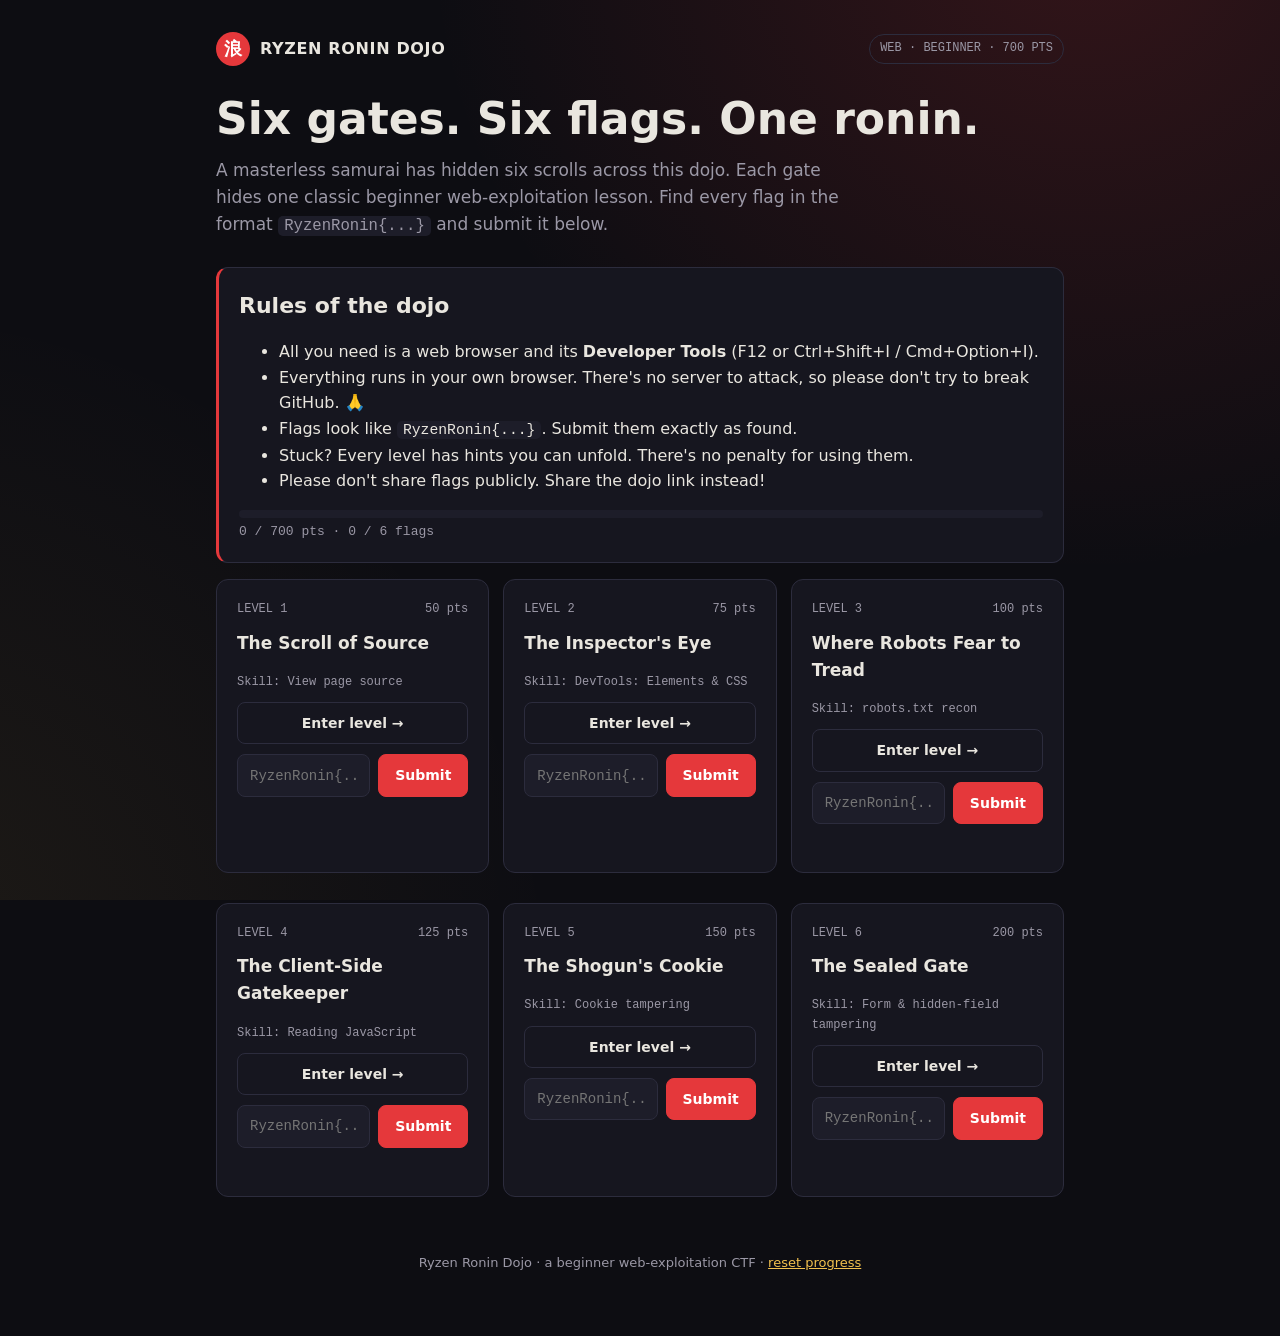
<file: index.html>
<!doctype html>
<html lang="en">
<head>
  <meta charset="utf-8">
  <meta name="viewport" content="width=device-width, initial-scale=1">
  <title>Ryzen Ronin Dojo</title>
  <meta name="description" content="A beginner-friendly web exploitation CTF. Six levels, six flags. Format: RyzenRonin{...}">
  <link rel="stylesheet" href="assets/style.css">
</head>
<body>
  <div class="wrap">
    <header class="top">
      <a class="brand" href="index.html"><span class="mon">浪</span> RYZEN RONIN DOJO</a>
      <span class="pill">WEB · BEGINNER · 700 PTS</span>
    </header>

    <h1>Six gates. Six flags. One ronin.</h1>
    <p class="lede">
      A masterless samurai has hidden six scrolls across this dojo. Each gate hides one classic
      beginner web-exploitation lesson. Find every flag in the format <code>RyzenRonin{...}</code> and submit it below.
    </p>

    <div class="card story">
      <h2>Rules of the dojo</h2>
      <ul>
        <li>All you need is a web browser and its <strong>Developer Tools</strong> (F12 or Ctrl+Shift+I / Cmd+Option+I).</li>
        <li>Everything runs in your own browser. There's no server to attack, so please don't try to break GitHub. 🙏</li>
        <li>Flags look like <code>RyzenRonin{...}</code>. Submit them exactly as found.</li>
        <li>Stuck? Every level has hints you can unfold. There's no penalty for using them.</li>
        <li>Please don't share flags publicly. Share the dojo link instead!</li>
      </ul>
      <div class="progress" aria-hidden="true"><span id="bar"></span></div>
      <div class="mono" id="score" style="font-size:13px;color:var(--muted)"></div>
    </div>

    <div id="complete" class="flagbox" hidden>
      🏯 All six gates are open. You are no longer a ronin. You are a Shogun of the Web. Screenshot this and flex.
    </div>

    <div id="levels" class="grid" style="margin-top:16px"></div>

    <footer>
      Ryzen Ronin Dojo · a beginner web-exploitation CTF ·
      <a href="#" onclick="resetProgress(); return false;">reset progress</a>
    </footer>
  </div>
  <script src="assets/checker.js"></script>
</body>
</html>
</file>
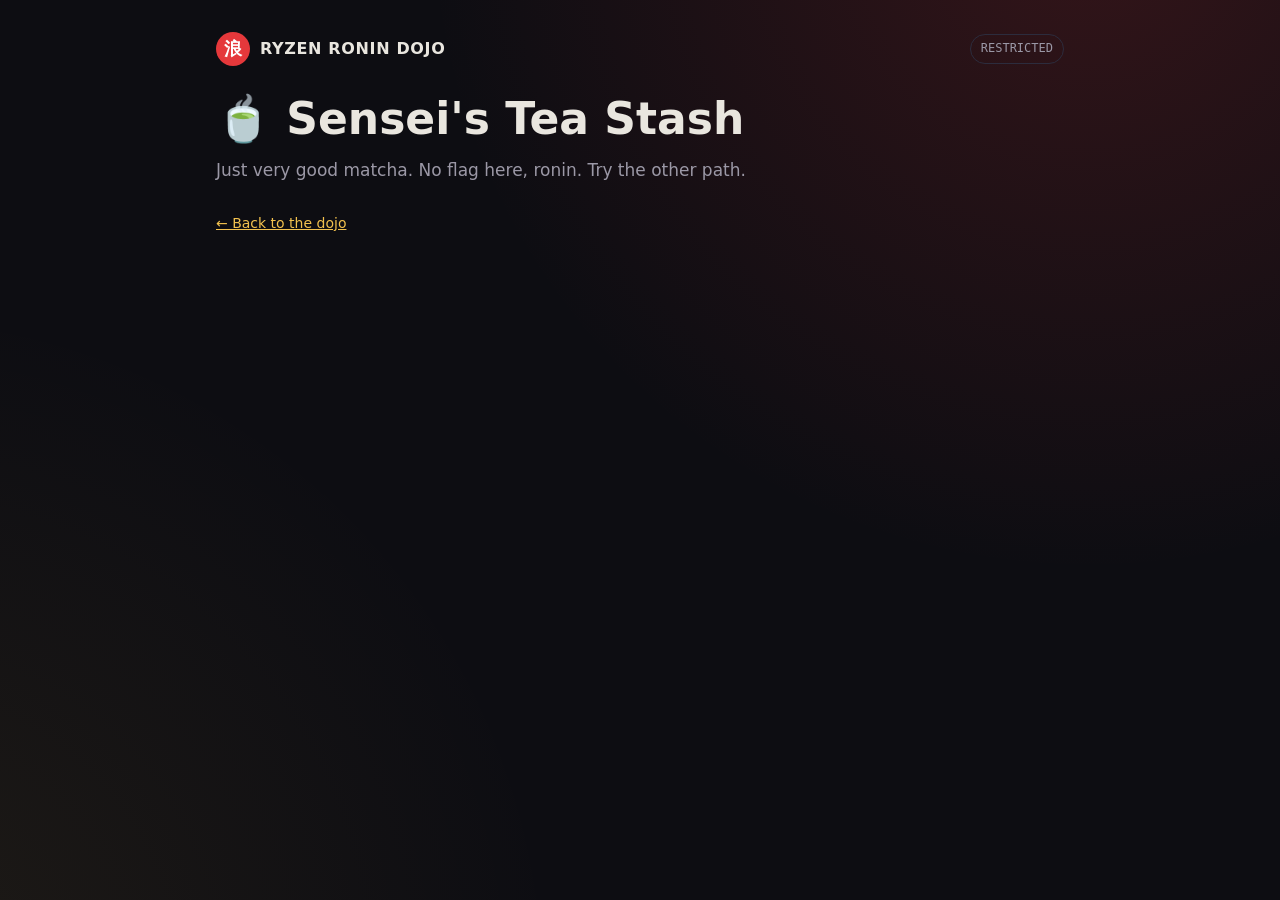
<file: sensei-tea-stash/index.html>
<!doctype html>
<html lang="en">
<head>
  <meta charset="utf-8">
  <meta name="viewport" content="width=device-width, initial-scale=1">
  <meta name="robots" content="noindex, nofollow">
  <title>Sensei's Tea Stash</title>
  <link rel="stylesheet" href="../assets/style.css">
</head>
<body>
  <div class="wrap">
    <header class="top">
      <a class="brand" href="../index.html"><span class="mon">浪</span> RYZEN RONIN DOJO</a>
      <span class="pill">RESTRICTED</span>
    </header>
    <h1>🍵 Sensei's Tea Stash</h1>
    <p class="lede">Just very good matcha. No flag here, ronin. Try the other path.</p>
    <p class="back"><a href="../index.html">← Back to the dojo</a></p>
  </div>
</body>
</html>
</file>
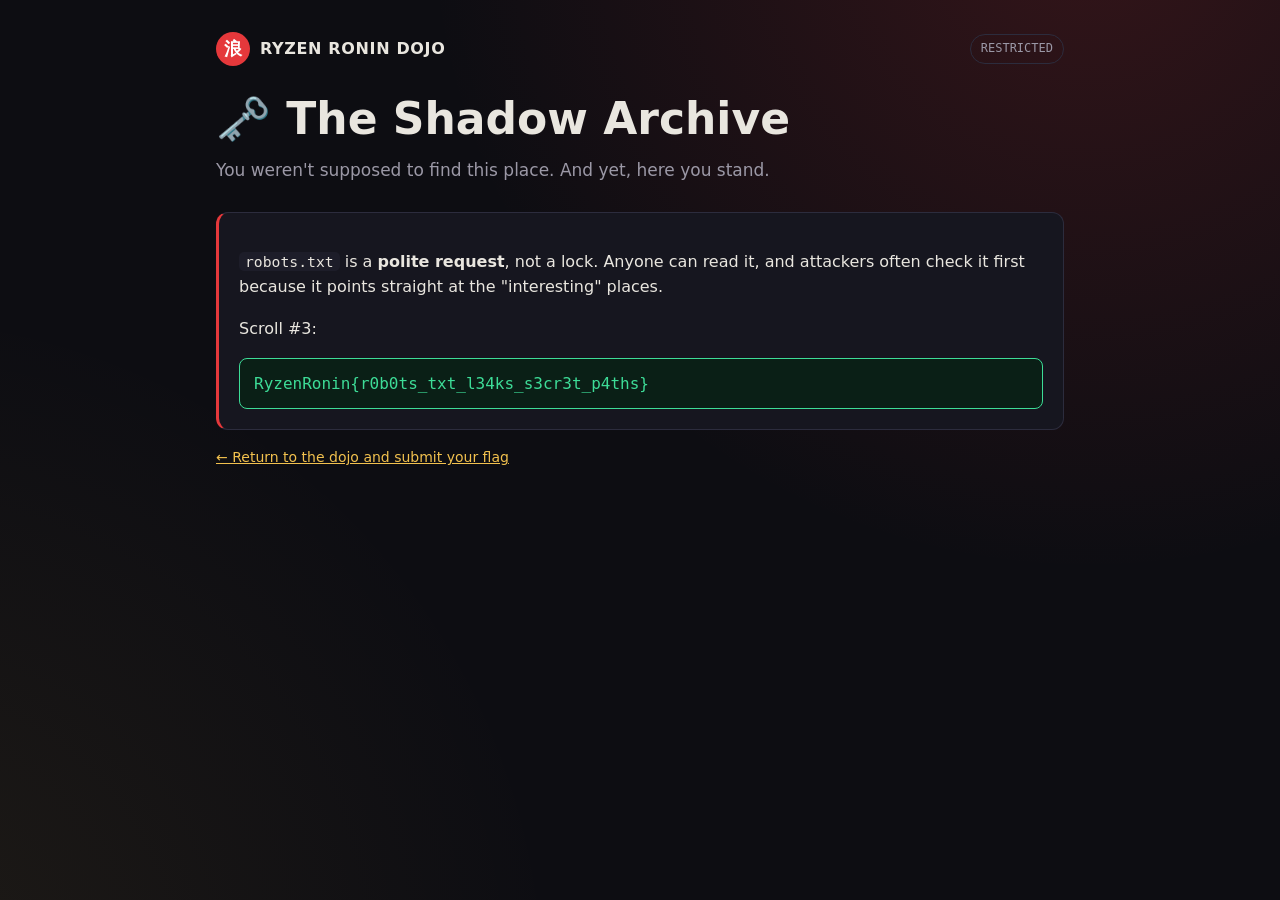
<file: shadow-archive/index.html>
<!doctype html>
<html lang="en">
<head>
  <meta charset="utf-8">
  <meta name="viewport" content="width=device-width, initial-scale=1">
  <meta name="robots" content="noindex, nofollow">
  <title>The Shadow Archive</title>
  <link rel="stylesheet" href="../assets/style.css">
</head>
<body>
  <div class="wrap">
    <header class="top">
      <a class="brand" href="../index.html"><span class="mon">浪</span> RYZEN RONIN DOJO</a>
      <span class="pill">RESTRICTED</span>
    </header>

    <h1>🗝️ The Shadow Archive</h1>
    <p class="lede">You weren't supposed to find this place. And yet, here you stand.</p>

    <div class="card story">
      <p>
        <code>robots.txt</code> is a <strong>polite request</strong>, not a lock. Anyone can read it,
        and attackers often check it first because it points straight at the "interesting" places.
      </p>
      <p>Scroll #3:</p>
      <div class="flagbox">RyzenRonin{r0b0ts_txt_l34ks_s3cr3t_p4ths}</div>
    </div>

    <p class="back"><a href="../index.html">← Return to the dojo and submit your flag</a></p>
  </div>
</body>
</html>
</file>
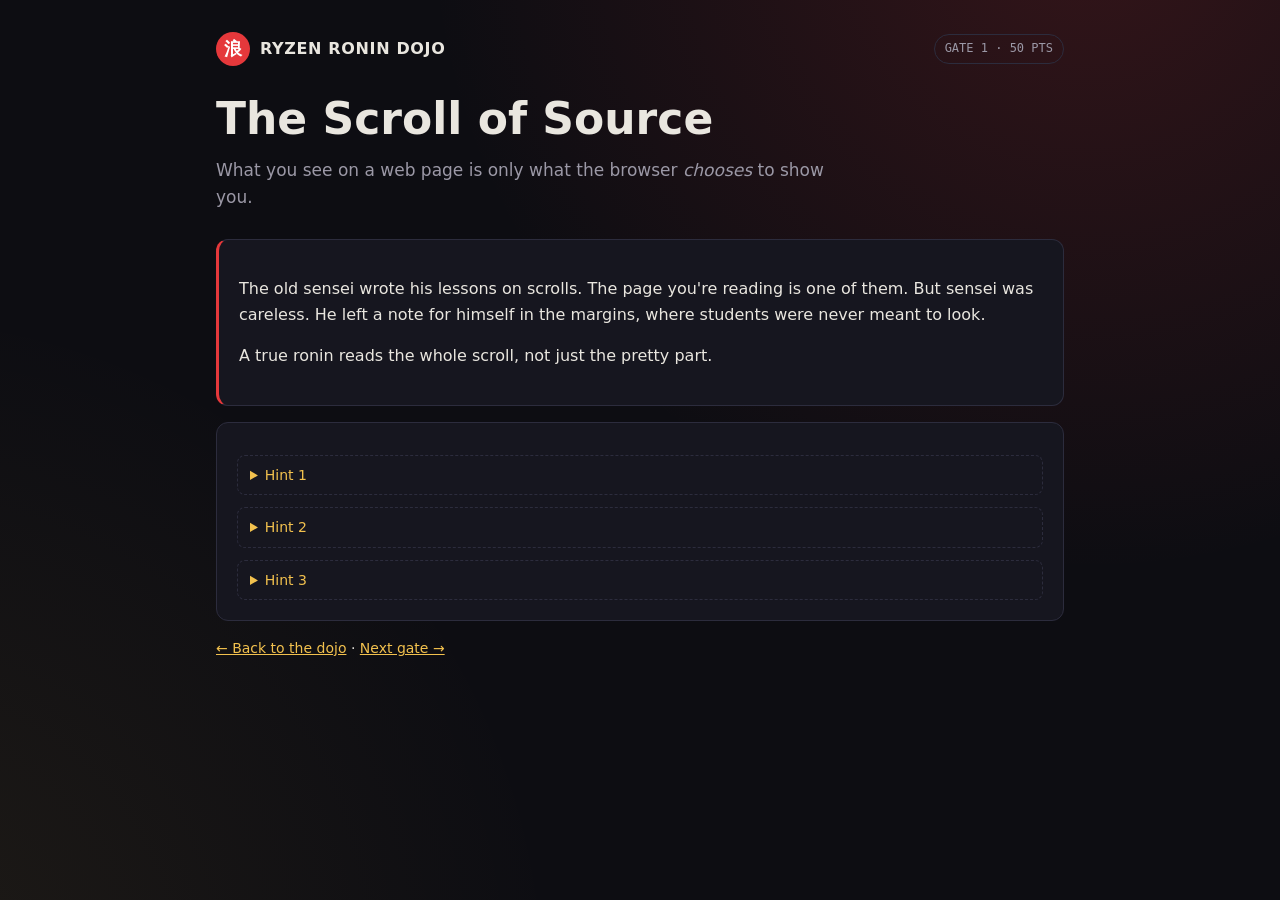
<file: levels/level1.html>
<!doctype html>
<html lang="en">
<head>
  <meta charset="utf-8">
  <meta name="viewport" content="width=device-width, initial-scale=1">
  <title>Gate 1 · Scroll of Source</title>
  <link rel="stylesheet" href="../assets/style.css">
</head>
<body>
  <div class="wrap">
    <header class="top">
      <a class="brand" href="../index.html"><span class="mon">浪</span> RYZEN RONIN DOJO</a>
      <span class="pill">GATE 1 · 50 PTS</span>
    </header>

    <h1>The Scroll of Source</h1>
    <p class="lede">What you see on a web page is only what the browser <em>chooses</em> to show you.</p>

    <div class="card story">
      <p>
        The old sensei wrote his lessons on scrolls. The page you're reading is one of them.
        But sensei was careless. He left a note for himself in the margins, where students
        were never meant to look.
      </p>
      <p>A true ronin reads the whole scroll, not just the pretty part.</p>
    </div>

    <!--
      Sensei's note to self: remember to delete this before the students arrive!
      Scroll #1: RyzenRonin{v13w_s0urc3_1s_th3_f1rst_st3p}
    -->

    <div class="card">
      <details class="hint"><summary>Hint 1</summary>
        <p>Browsers render HTML, but they don't show everything in it. Some parts are only notes for developers.</p>
      </details>
      <details class="hint"><summary>Hint 2</summary>
        <p>Right-click the page and choose <strong>View Page Source</strong>, or press <code>Ctrl+U</code> (<code>Cmd+Option+U</code> on Mac).</p>
      </details>
      <details class="hint"><summary>Hint 3</summary>
        <p>HTML comments look like <code>&lt;!-- like this --&gt;</code>. Search the source for them.</p>
      </details>
    </div>

    <p class="back"><a href="../index.html">← Back to the dojo</a> · <a href="level2.html">Next gate →</a></p>
  </div>
</body>
</html>
</file>
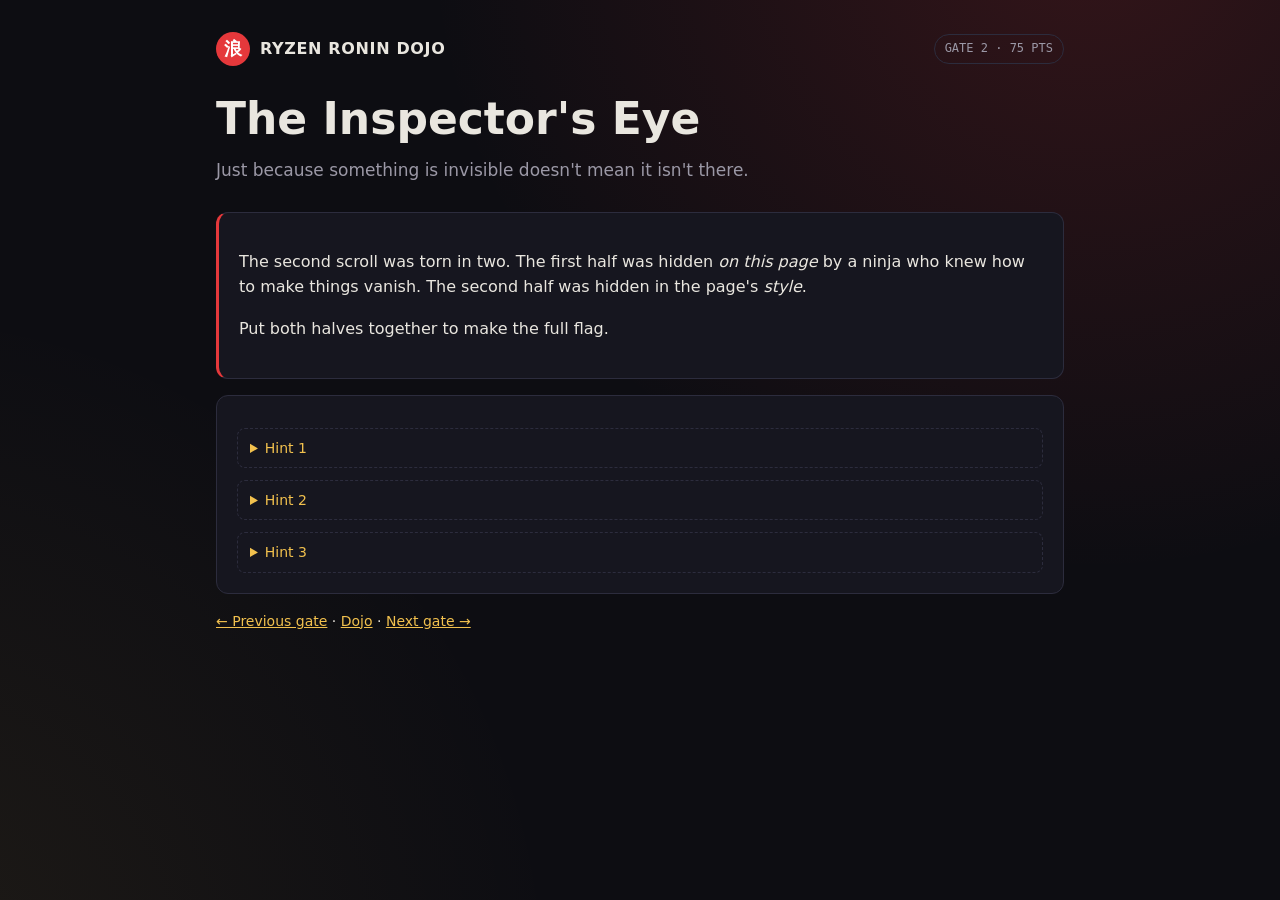
<file: levels/level2.html>
<!doctype html>
<html lang="en">
<head>
  <meta charset="utf-8">
  <meta name="viewport" content="width=device-width, initial-scale=1">
  <title>Gate 2 · Inspector's Eye</title>
  <link rel="stylesheet" href="../assets/style.css">
  <link rel="stylesheet" href="level2.css">
</head>
<body>
  <div class="wrap">
    <header class="top">
      <a class="brand" href="../index.html"><span class="mon">浪</span> RYZEN RONIN DOJO</a>
      <span class="pill">GATE 2 · 75 PTS</span>
    </header>

    <h1>The Inspector's Eye</h1>
    <p class="lede">Just because something is invisible doesn't mean it isn't there.</p>

    <div class="card story">
      <p>
        The second scroll was torn in two. The first half was hidden <em>on this page</em>
        by a ninja who knew how to make things vanish. The second half was hidden in the
        page's <em>style</em>.
      </p>
      <p>Put both halves together to make the full flag.</p>
      <p class="ninja-scroll" aria-hidden="true">First half of scroll #2: <span class="mono">RyzenRonin{1nsp3ct_3</span></p>
      <p class="decoy" hidden>Nice try, but this is a decoy: RyzenRonin{n0t_th1s_0n3}</p>
    </div>

    <div class="card">
      <details class="hint"><summary>Hint 1</summary>
        <p>Open Developer Tools (<code>F12</code>) and look at the <strong>Elements</strong> (Chrome/Edge) or <strong>Inspector</strong> (Firefox) tab. CSS can hide elements that are still in the HTML.</p>
      </details>
      <details class="hint"><summary>Hint 2</summary>
        <p>This page loads more than one stylesheet. Check the <code>&lt;head&gt;</code>, then open the <strong>Sources</strong> / <strong>Style Editor</strong> tab, or just open the stylesheet URL directly.</p>
      </details>
      <details class="hint"><summary>Hint 3</summary>
        <p>Developers leave comments in CSS too: <code>/* like this */</code>. Watch out for decoys, since only one first half matches the story.</p>
      </details>
    </div>

    <p class="back"><a href="level1.html">← Previous gate</a> · <a href="../index.html">Dojo</a> · <a href="level3.html">Next gate →</a></p>
  </div>
</body>
</html>
</file>
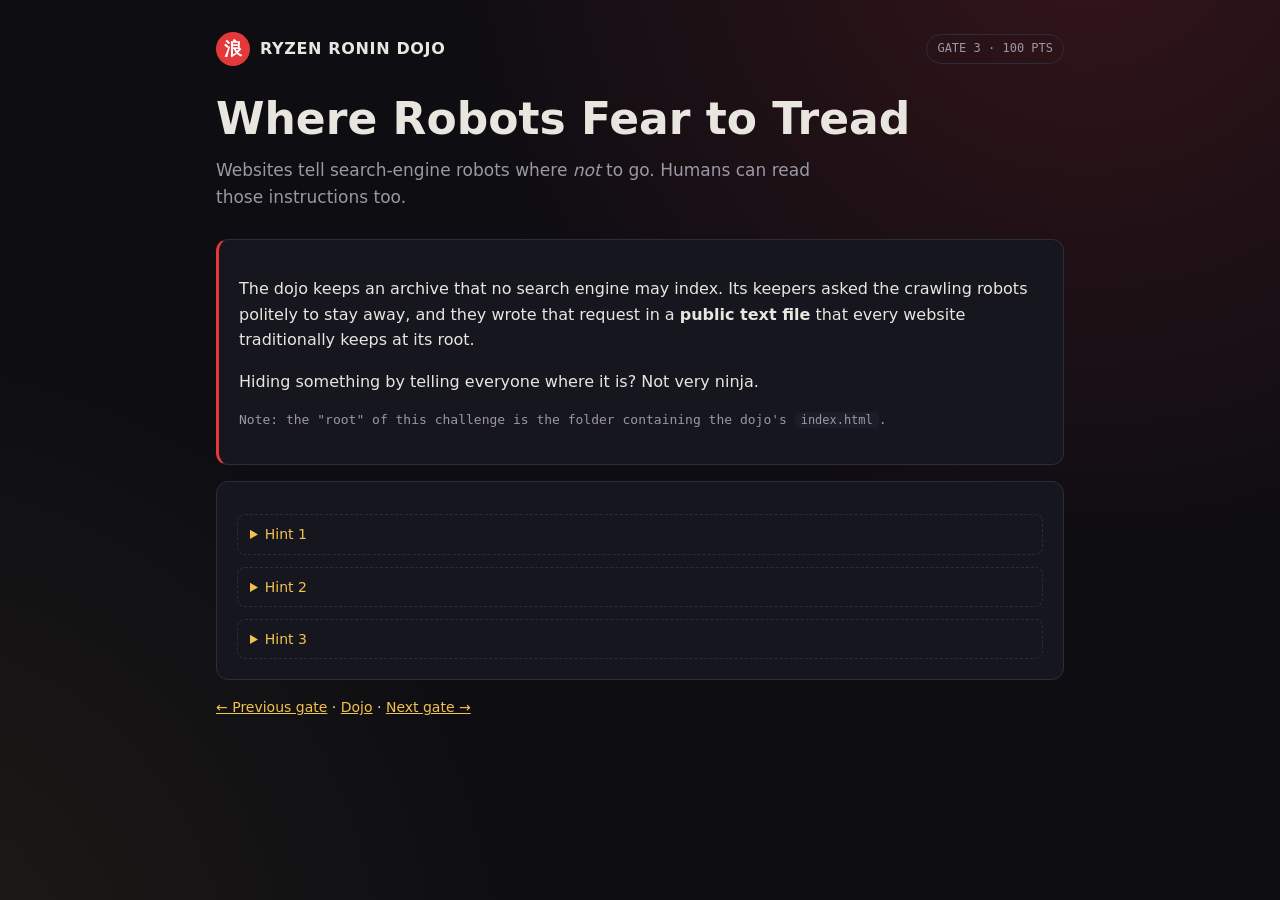
<file: levels/level3.html>
<!doctype html>
<html lang="en">
<head>
  <meta charset="utf-8">
  <meta name="viewport" content="width=device-width, initial-scale=1">
  <title>Gate 3 · Where Robots Fear</title>
  <link rel="stylesheet" href="../assets/style.css">
</head>
<body>
  <div class="wrap">
    <header class="top">
      <a class="brand" href="../index.html"><span class="mon">浪</span> RYZEN RONIN DOJO</a>
      <span class="pill">GATE 3 · 100 PTS</span>
    </header>

    <h1>Where Robots Fear to Tread</h1>
    <p class="lede">Websites tell search-engine robots where <em>not</em> to go. Humans can read those instructions too.</p>

    <div class="card story">
      <p>
        The dojo keeps an archive that no search engine may index. Its keepers asked the
        crawling robots politely to stay away, and they wrote that request in a
        <strong>public text file</strong> that every website traditionally keeps at its root.
      </p>
      <p>Hiding something by telling everyone where it is? Not very ninja.</p>
      <p class="mono" style="font-size:13px;color:var(--muted)">
        Note: the "root" of this challenge is the folder containing the dojo's <code>index.html</code>.
      </p>
    </div>

    <div class="card">
      <details class="hint"><summary>Hint 1</summary>
        <p>The file is part of the "Robots Exclusion Protocol". Its name is <code>robots.txt</code>.</p>
      </details>
      <details class="hint"><summary>Hint 2</summary>
        <p>Go back to the dojo's main page and replace <code>index.html</code> in the address bar with <code>robots.txt</code> (or just add <code>robots.txt</code> after the final <code>/</code>).</p>
      </details>
      <details class="hint"><summary>Hint 3</summary>
        <p>Look at the <code>Disallow:</code> lines. Visit that path relative to the dojo root.</p>
      </details>
    </div>

    <p class="back"><a href="level2.html">← Previous gate</a> · <a href="../index.html">Dojo</a> · <a href="level4.html">Next gate →</a></p>
  </div>
</body>
</html>
</file>
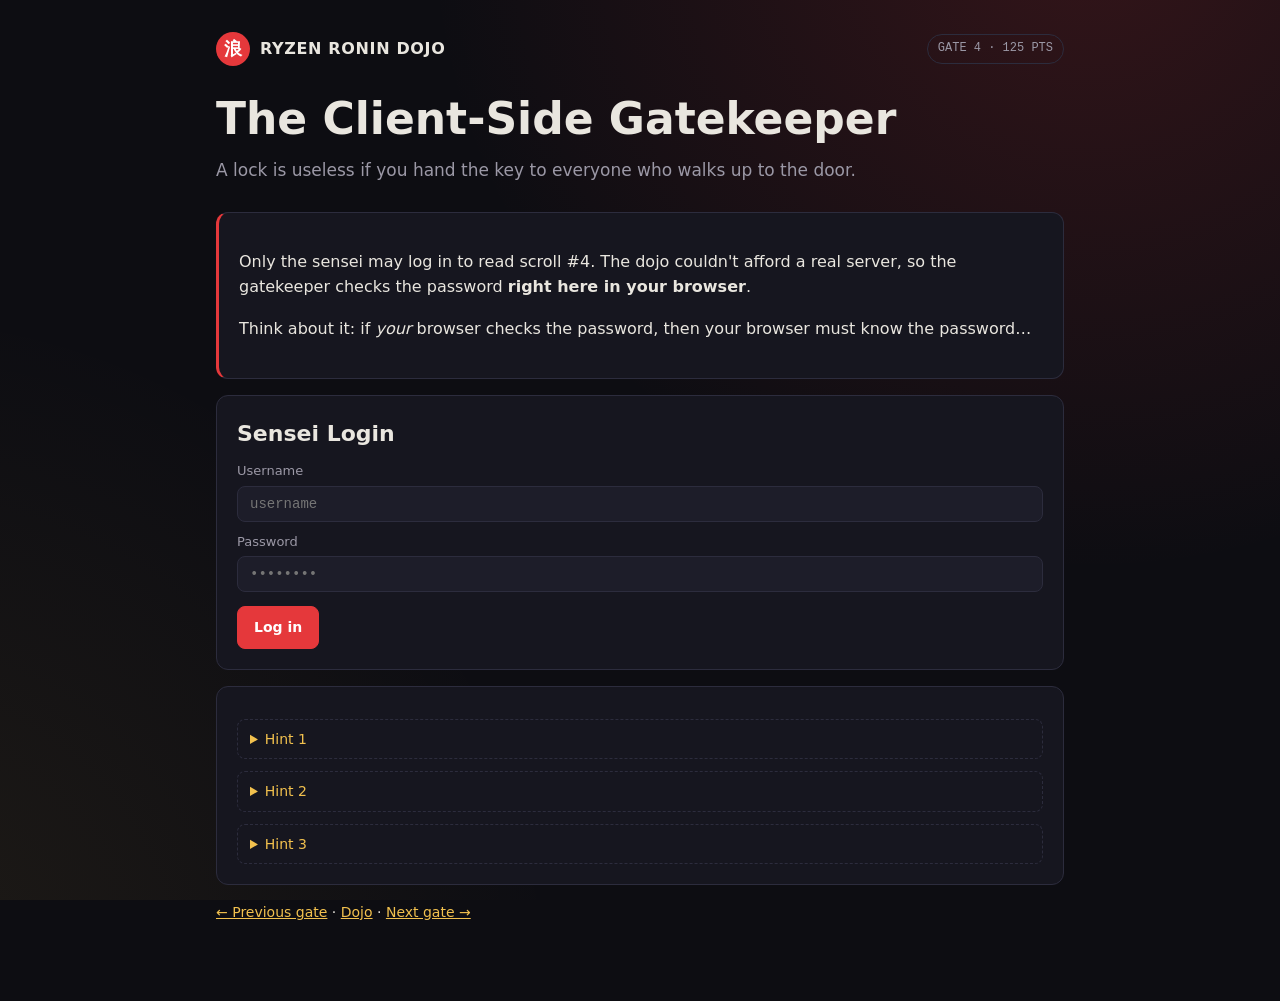
<file: levels/level4.html>
<!doctype html>
<html lang="en">
<head>
  <meta charset="utf-8">
  <meta name="viewport" content="width=device-width, initial-scale=1">
  <title>Gate 4 · Client-Side Gatekeeper</title>
  <link rel="stylesheet" href="../assets/style.css">
  <script src="gatekeeper.js"></script>
</head>
<body>
  <div class="wrap">
    <header class="top">
      <a class="brand" href="../index.html"><span class="mon">浪</span> RYZEN RONIN DOJO</a>
      <span class="pill">GATE 4 · 125 PTS</span>
    </header>

    <h1>The Client-Side Gatekeeper</h1>
    <p class="lede">A lock is useless if you hand the key to everyone who walks up to the door.</p>

    <div class="card story">
      <p>
        Only the sensei may log in to read scroll #4. The dojo couldn't afford a real server,
        so the gatekeeper checks the password <strong>right here in your browser</strong>.
      </p>
      <p>Think about it: if <em>your</em> browser checks the password, then your browser must know the password…</p>
    </div>

    <div class="card">
      <h2>Sensei Login</h2>
      <form id="login" autocomplete="off">
        <label for="user">Username</label>
        <input type="text" id="user" placeholder="username">
        <label for="pass">Password</label>
        <input type="password" id="pass" placeholder="••••••••">
        <div style="margin-top:14px"><button class="btn" type="submit">Log in</button></div>
      </form>
      <div id="result" hidden></div>
    </div>

    <div class="card">
      <details class="hint"><summary>Hint 1</summary>
        <p>View the page source. Where does the login logic come from? Look for a <code>&lt;script src=...&gt;</code> tag and open that file.</p>
      </details>
      <details class="hint"><summary>Hint 2</summary>
        <p>The password isn't encrypted, only <strong>encoded</strong>. That string of letters and numbers is <strong>Base64</strong>. The code even uses <code>btoa()</code>, which is JavaScript's Base64 encoder.</p>
      </details>
      <details class="hint"><summary>Hint 3</summary>
        <p>Open the DevTools <strong>Console</strong> and run <code>atob("the_encoded_string")</code> to decode it. Or use CyberChef's "From Base64" recipe.</p>
      </details>
    </div>

    <p class="back"><a href="level3.html">← Previous gate</a> · <a href="../index.html">Dojo</a> · <a href="level5.html">Next gate →</a></p>
  </div>
</body>
</html>
</file>
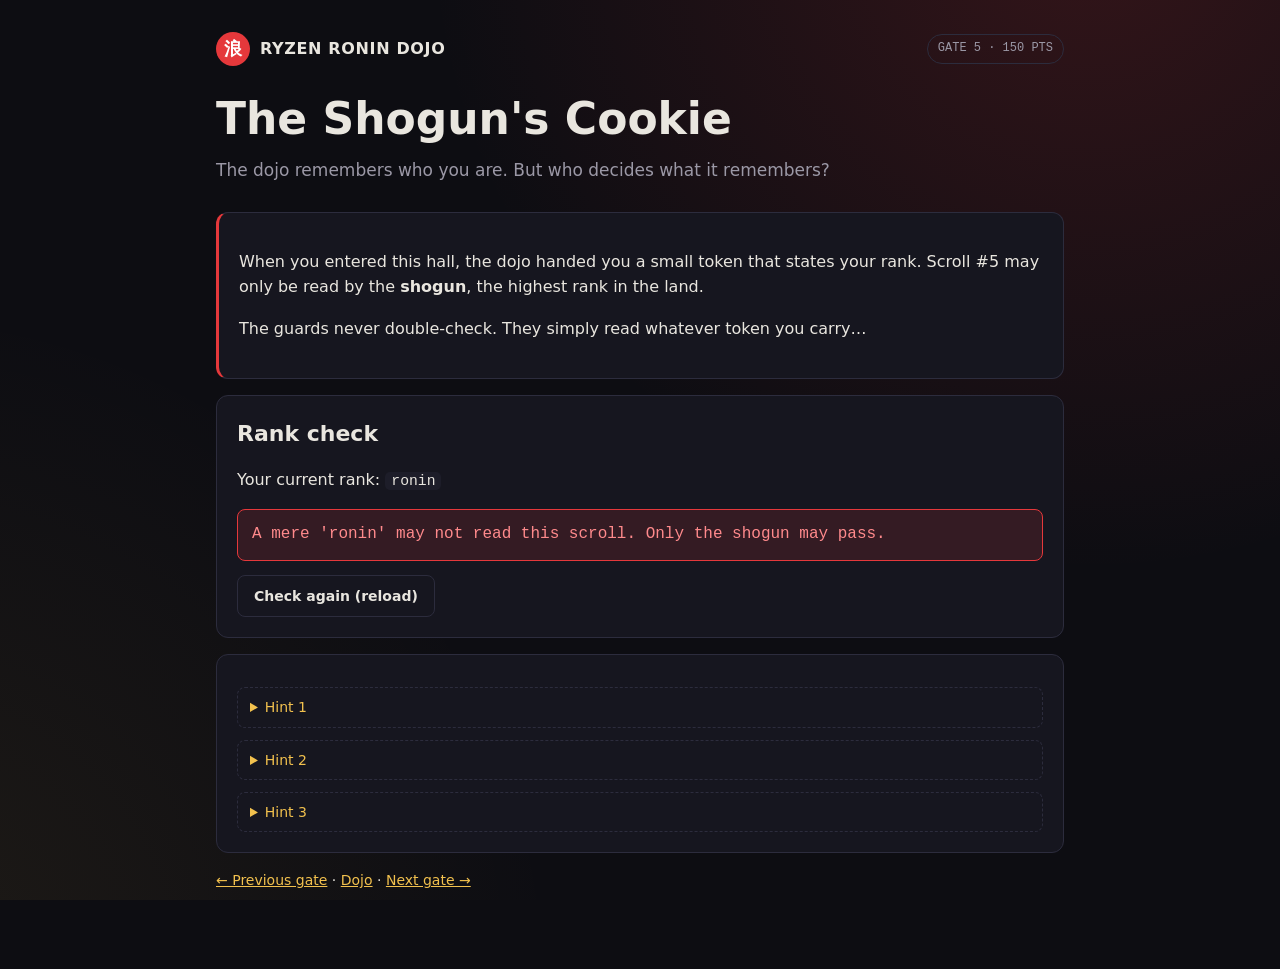
<file: levels/level5.html>
<!doctype html>
<html lang="en">
<head>
  <meta charset="utf-8">
  <meta name="viewport" content="width=device-width, initial-scale=1">
  <title>Gate 5 · The Shogun's Cookie</title>
  <link rel="stylesheet" href="../assets/style.css">
</head>
<body>
  <div class="wrap">
    <header class="top">
      <a class="brand" href="../index.html"><span class="mon">浪</span> RYZEN RONIN DOJO</a>
      <span class="pill">GATE 5 · 150 PTS</span>
    </header>

    <h1>The Shogun's Cookie</h1>
    <p class="lede">The dojo remembers who you are. But who decides what it remembers?</p>

    <div class="card story">
      <p>
        When you entered this hall, the dojo handed you a small token that states your rank.
        Scroll #5 may only be read by the <strong>shogun</strong>, the highest rank in the land.
      </p>
      <p>The guards never double-check. They simply read whatever token you carry…</p>
    </div>

    <div class="card">
      <h2>Rank check</h2>
      <p>Your current rank: <code id="rank">…</code></p>
      <div id="result" hidden></div>
      <div style="margin-top:14px"><button class="btn ghost" onclick="location.reload()">Check again (reload)</button></div>
    </div>

    <div class="card">
      <details class="hint"><summary>Hint 1</summary>
        <p>The "token" is a <strong>cookie</strong>. Cookies are stored in <em>your</em> browser, which means you can read and change them.</p>
      </details>
      <details class="hint"><summary>Hint 2</summary>
        <p>DevTools → <strong>Application</strong> tab → Storage → <strong>Cookies</strong> (Chrome/Edge), or <strong>Storage</strong> tab → Cookies (Firefox). Double-click a value to edit it.</p>
      </details>
      <details class="hint"><summary>Hint 3</summary>
        <p>Change your rank cookie's value to <code>shogun</code>, then reload. Console alternative: <code>document.cookie = "dojo_rank=shogun"</code></p>
      </details>
    </div>

    <p class="back"><a href="level4.html">← Previous gate</a> · <a href="../index.html">Dojo</a> · <a href="level6.html">Next gate →</a></p>
  </div>

  <script>
    // Rank system — "the server said so" (there is no server)
    const SCROLL_FIVE = [33, 17, 21, 2, 27, 60, 28, 6, 6, 9, 14, 13, 67, 88, 4, 86, 70, 29, 44, 92,
      29, 84, 42, 27, 0, 91, 29, 56, 22, 94, 29, 28, 29, 87, 25, 2, 64, 12, 18];

    function getCookie(name) {
      const match = document.cookie.split("; ").find(c => c.startsWith(name + "="));
      return match ? decodeURIComponent(match.split("=")[1]) : null;
    }

    let rank = getCookie("dojo_rank");
    if (!rank) {
      document.cookie = "dojo_rank=ronin; SameSite=Lax";
      rank = "ronin";
    }

    document.getElementById("rank").textContent = rank;
    const out = document.getElementById("result");
    out.hidden = false;

    if (rank.trim().toLowerCase() === "shogun") {
      const key = "shogun";
      out.className = "flagbox";
      out.textContent = "Bow, Shogun. Scroll #5: " +
        SCROLL_FIVE.map((b, i) => String.fromCharCode(b ^ key.charCodeAt(i % key.length))).join("");
    } else {
      out.className = "denied";
      out.textContent = "A mere '" + rank + "' may not read this scroll. Only the shogun may pass.";
    }
  </script>
</body>
</html>
</file>
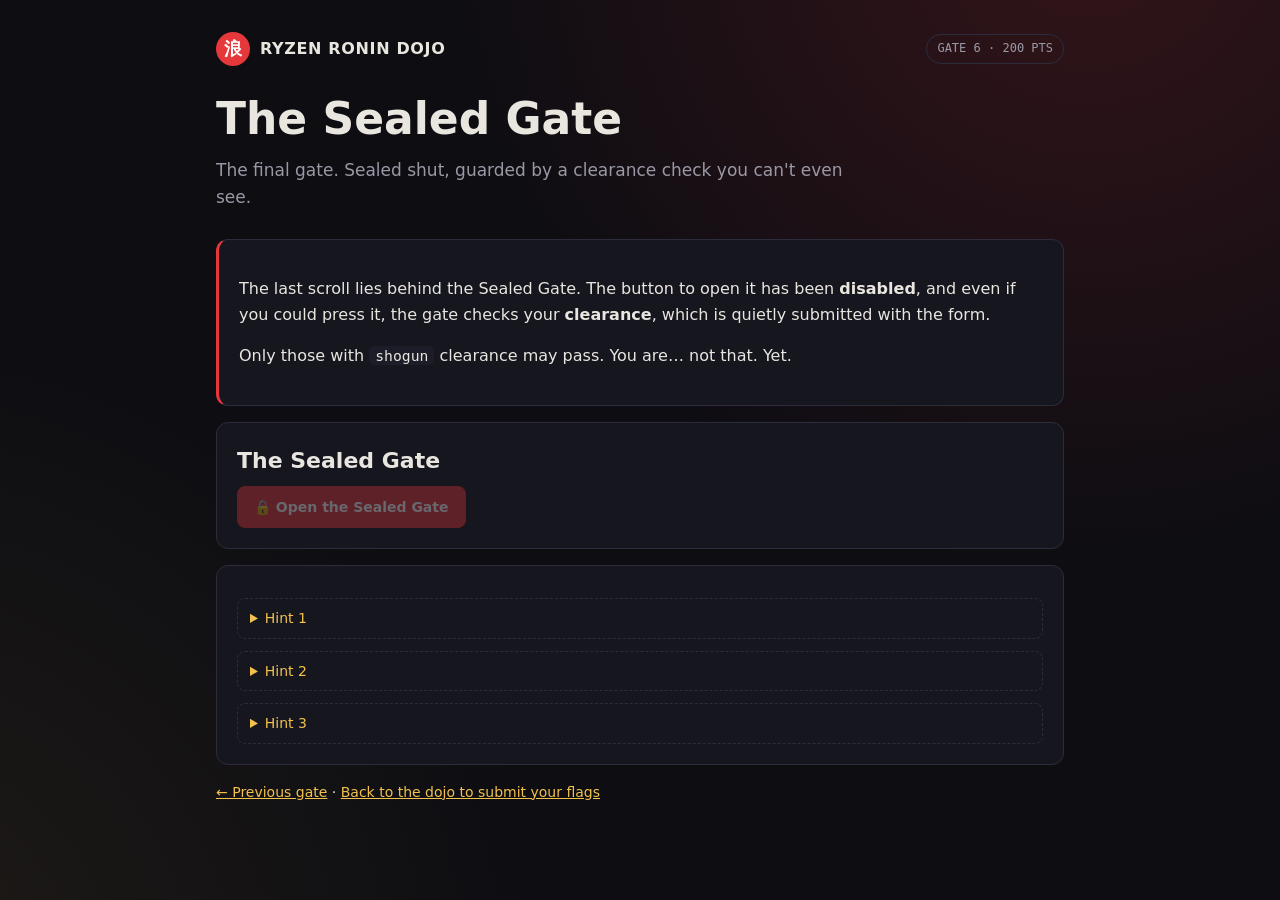
<file: levels/level6.html>
<!doctype html>
<html lang="en">
<head>
  <meta charset="utf-8">
  <meta name="viewport" content="width=device-width, initial-scale=1">
  <title>Gate 6 · The Sealed Gate</title>
  <link rel="stylesheet" href="../assets/style.css">
</head>
<body>
  <div class="wrap">
    <header class="top">
      <a class="brand" href="../index.html"><span class="mon">浪</span> RYZEN RONIN DOJO</a>
      <span class="pill">GATE 6 · 200 PTS</span>
    </header>

    <h1>The Sealed Gate</h1>
    <p class="lede">The final gate. Sealed shut, guarded by a clearance check you can't even see.</p>

    <div class="card story">
      <p>
        The last scroll lies behind the Sealed Gate. The button to open it has been
        <strong>disabled</strong>, and even if you could press it, the gate checks your
        <strong>clearance</strong>, which is quietly submitted with the form.
      </p>
      <p>Only those with <code>shogun</code> clearance may pass. You are… not that. Yet.</p>
    </div>

    <div class="card">
      <h2>The Sealed Gate</h2>
      <form id="gate">
        <input type="hidden" name="clearance" id="clearance" value="apprentice">
        <button class="btn" id="open" type="submit" disabled>🔒 Open the Sealed Gate</button>
      </form>
      <div id="result" hidden></div>
    </div>

    <div class="card">
      <details class="hint"><summary>Hint 1</summary>
        <p>Two obstacles: a disabled button and a hidden value. Both live in the HTML, and you can edit the live HTML with DevTools.</p>
      </details>
      <details class="hint"><summary>Hint 2</summary>
        <p>In the <strong>Elements</strong>/<strong>Inspector</strong> tab, find the <code>&lt;button&gt;</code> and delete its <code>disabled</code> attribute (right-click → Edit attribute, or double-click it).</p>
      </details>
      <details class="hint"><summary>Hint 3</summary>
        <p>Just above the button is an <code>&lt;input type="hidden"&gt;</code>. Double-click its <code>value</code> and change it to <code>shogun</code>. Then click the button.</p>
      </details>
    </div>

    <p class="back"><a href="level5.html">← Previous gate</a> · <a href="../index.html">Back to the dojo to submit your flags</a></p>
  </div>

  <script>
    const SCROLL_SIX = [33, 17, 21, 2, 27, 60, 48, 13, 5, 11, 26, 26, 80, 10, 7, 86, 29, 55, 9, 86,
      70, 2, 59, 16, 51, 6, 85, 28, 62, 12, 80, 58, 7, 92, 2, 23, 70, 28, 108, 7, 17];

    document.getElementById("gate").addEventListener("submit", (event) => {
      event.preventDefault();
      const clearance = document.getElementById("clearance").value.trim().toLowerCase();
      const out = document.getElementById("result");
      out.hidden = false;

      if (clearance === "shogun") {
        const key = clearance + "_clearance";
        out.className = "flagbox";
        out.textContent = "The gate groans open. Scroll #6: " +
          SCROLL_SIX.map((b, i) => String.fromCharCode(b ^ key.charCodeAt(i % key.length))).join("");
      } else {
        out.className = "denied";
        out.textContent = "The gate opens a crack… then slams shut. Clearance '" + clearance + "' is not enough.";
      }
    });
  </script>
</body>
</html>
</file>
<file: assets/style.css>
/* Ryzen Ronin Dojo — shared styles */
:root {
  --bg: #0d0d12;
  --panel: #16161f;
  --panel-2: #1d1d29;
  --line: #2c2c3d;
  --text: #e9e6df;
  --muted: #9b98a6;
  --accent: #e5383b;
  --accent-soft: rgba(229, 56, 59, 0.14);
  --gold: #f2c14e;
  --ok: #3ddc97;
  --radius: 12px;
  --mono: "JetBrains Mono", ui-monospace, SFMono-Regular, Menlo, Consolas, monospace;
  --sans: "Inter", system-ui, -apple-system, Segoe UI, Roboto, sans-serif;
}

* { box-sizing: border-box; }

html, body { margin: 0; padding: 0; }

body {
  background: var(--bg);
  background-image:
    radial-gradient(circle at 85% -10%, rgba(229, 56, 59, 0.18), transparent 45%),
    radial-gradient(circle at -10% 110%, rgba(242, 193, 78, 0.08), transparent 40%);
  background-attachment: fixed;
  color: var(--text);
  font-family: var(--sans);
  line-height: 1.6;
  min-height: 100vh;
}

a { color: var(--gold); }

.wrap {
  max-width: 880px;
  margin: 0 auto;
  padding: 32px 16px 64px;
}

header.top {
  display: flex;
  align-items: center;
  justify-content: space-between;
  gap: 12px;
  flex-wrap: wrap;
  margin-bottom: 28px;
}

.brand {
  display: flex;
  align-items: center;
  gap: 10px;
  font-weight: 800;
  letter-spacing: 0.04em;
  text-decoration: none;
  color: var(--text);
}

.brand .mon {
  width: 34px;
  height: 34px;
  border-radius: 50%;
  display: grid;
  place-items: center;
  background: var(--accent);
  color: #fff;
  font-size: 18px;
}

.pill {
  font-family: var(--mono);
  font-size: 12px;
  padding: 4px 10px;
  border-radius: 999px;
  border: 1px solid var(--line);
  color: var(--muted);
}

h1 { font-size: clamp(28px, 6vw, 44px); line-height: 1.15; margin: 0 0 12px; }
h2 { font-size: 22px; margin: 0 0 8px; }
h3 { font-size: 17px; margin: 0 0 6px; }

.lede { color: var(--muted); font-size: 17px; margin: 0 0 28px; max-width: 640px; }

.card {
  background: var(--panel);
  border: 1px solid var(--line);
  border-radius: var(--radius);
  padding: 20px;
  margin-bottom: 16px;
}

.card.story {
  border-left: 3px solid var(--accent);
}

.grid {
  display: grid;
  grid-template-columns: repeat(auto-fill, minmax(260px, 1fr));
  gap: 14px;
}

.level {
  display: flex;
  flex-direction: column;
  gap: 10px;
}

.level .meta {
  display: flex;
  justify-content: space-between;
  align-items: center;
  font-family: var(--mono);
  font-size: 12px;
  color: var(--muted);
}

.level.solved { border-color: var(--ok); }
.level.solved .status { color: var(--ok); }

.status { font-family: var(--mono); font-size: 12px; min-height: 18px; }
.status.bad { color: var(--accent); }

.btn {
  display: inline-block;
  font: inherit;
  font-weight: 600;
  font-size: 14px;
  padding: 9px 16px;
  border-radius: 8px;
  border: 1px solid var(--accent);
  background: var(--accent);
  color: #fff;
  cursor: pointer;
  text-decoration: none;
  text-align: center;
}

.btn.ghost {
  background: transparent;
  color: var(--text);
  border-color: var(--line);
}

.btn:disabled {
  opacity: 0.35;
  cursor: not-allowed;
}

input[type="text"], input[type="password"] {
  width: 100%;
  font-family: var(--mono);
  font-size: 14px;
  padding: 9px 12px;
  border-radius: 8px;
  border: 1px solid var(--line);
  background: var(--panel-2);
  color: var(--text);
}

input:focus { outline: 2px solid var(--accent); outline-offset: 1px; }

.row { display: flex; gap: 8px; }
.row input { flex: 1; min-width: 0; }

label { display: block; font-size: 13px; color: var(--muted); margin: 10px 0 4px; }

code, .mono { font-family: var(--mono); font-size: 0.92em; }
code { background: var(--panel-2); padding: 1px 6px; border-radius: 5px; }

details.hint {
  margin-top: 12px;
  border: 1px dashed var(--line);
  border-radius: 8px;
  padding: 8px 12px;
}
details.hint summary { cursor: pointer; color: var(--gold); font-size: 14px; }
details.hint p { margin: 8px 0 0; color: var(--muted); font-size: 14px; }

.flagbox {
  font-family: var(--mono);
  word-break: break-all;
  background: #0a1f16;
  color: var(--ok);
  border: 1px solid var(--ok);
  border-radius: 8px;
  padding: 12px 14px;
  margin-top: 14px;
}

.denied {
  font-family: var(--mono);
  background: var(--accent-soft);
  color: #ff8a8c;
  border: 1px solid var(--accent);
  border-radius: 8px;
  padding: 12px 14px;
  margin-top: 14px;
}

.progress {
  height: 8px;
  border-radius: 999px;
  background: var(--panel-2);
  overflow: hidden;
  margin: 8px 0 4px;
}
.progress > span {
  display: block;
  height: 100%;
  width: 0;
  background: linear-gradient(90deg, var(--accent), var(--gold));
  transition: width 0.4s ease;
}

footer {
  margin-top: 40px;
  color: var(--muted);
  font-size: 13px;
  text-align: center;
}

.back { font-size: 14px; }

@media (max-width: 520px) {
  .row { flex-direction: column; }
}
</file>
<file: levels/level2.css>
/* Gate 2 styles */

/* The ninja makes the first half vanish... */
.ninja-scroll {
  display: none;
}

.decoy {
  color: var(--accent);
}

/*
  Second half of scroll #2 (ink smudged, but still readable):
  l3m3nt_r3v34ls_4ll}
*/
</file>
